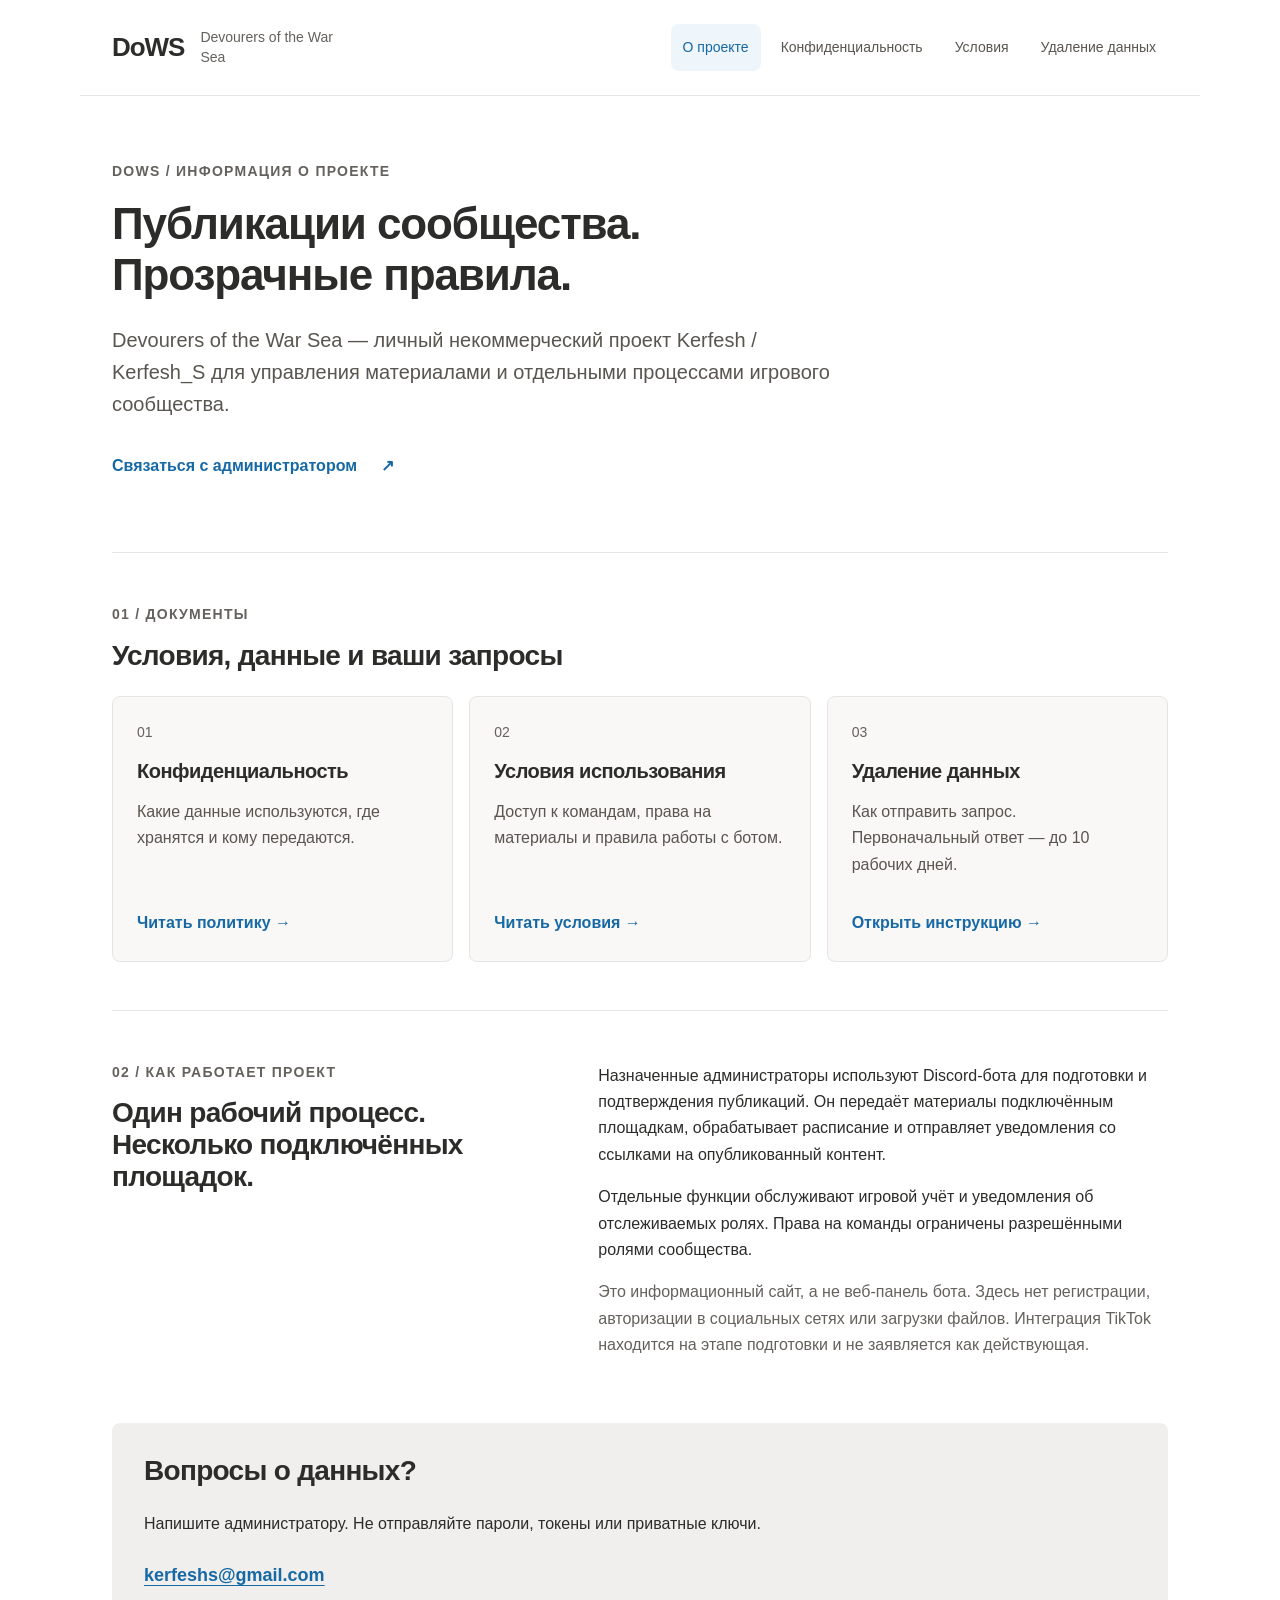
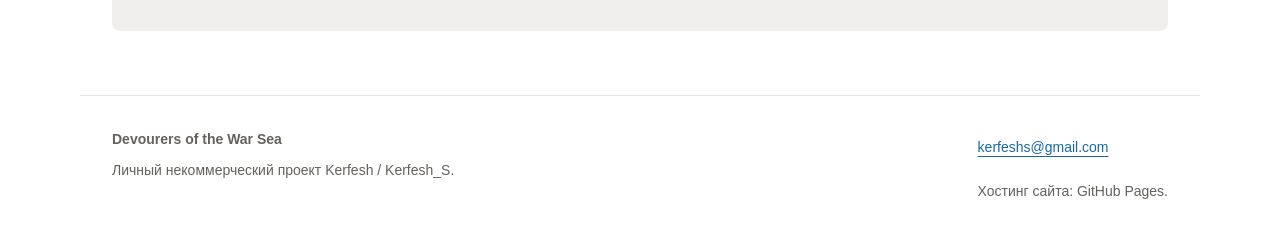
<file: index.html>
<!doctype html>
<html lang="ru"><head><meta charset="utf-8"><meta name="viewport" content="width=device-width,initial-scale=1"><title>Devourers of the War Sea — DoWS</title><meta name="description" content="Личный проект Devourers of the War Sea: назначение, правила использования, конфиденциальность и удаление данных."><link rel="stylesheet" href="styles.css"></head><body><a class="skip" href="#main">Перейти к содержимому</a><header class="header"><a class="brand" href="index.html" aria-label="DoWS — главная">DoWS<span>Devourers of the War Sea</span></a><nav aria-label="Основная навигация"><a href="index.html" aria-current="page">О проекте</a><a href="privacy.html">Конфиденциальность</a><a href="terms.html">Условия</a><a href="deletion.html">Удаление данных</a></nav></header><main id="main" class="home">
<section class="hero"><div class="eyebrow">DoWS / Информация о проекте</div><h1>Публикации сообщества.<br>Прозрачные правила.</h1><p class="lead">Devourers of the War Sea — личный некоммерческий проект Kerfesh / Kerfesh_S для управления материалами и отдельными процессами игрового сообщества.</p><a class="contact" href="mailto:kerfeshs@gmail.com">Связаться с администратором <span aria-hidden="true">↗</span></a></section>
<section class="section" aria-labelledby="docs-heading"><div class="section-heading"><span class="eyebrow">01 / Документы</span><h2 id="docs-heading">Условия, данные и ваши запросы</h2></div><div class="docs-grid">
<a class="doc-card" href="privacy.html"><span class="card-number">01</span><h3>Конфиденциальность</h3><p>Какие данные используются, где хранятся и кому передаются.</p><span class="card-link">Читать политику →</span></a>
<a class="doc-card" href="terms.html"><span class="card-number">02</span><h3>Условия использования</h3><p>Доступ к командам, права на материалы и правила работы с ботом.</p><span class="card-link">Читать условия →</span></a>
<a class="doc-card" href="deletion.html"><span class="card-number">03</span><h3>Удаление данных</h3><p>Как отправить запрос. Первоначальный ответ — до 10 рабочих дней.</p><span class="card-link">Открыть инструкцию →</span></a></div></section>
<section class="section overview" aria-labelledby="work-heading"><div class="section-heading"><span class="eyebrow">02 / Как работает проект</span><h2 id="work-heading">Один рабочий процесс.<br>Несколько подключённых площадок.</h2></div><div class="overview-text"><p>Назначенные администраторы используют Discord-бота для подготовки и подтверждения публикаций. Он передаёт материалы подключённым площадкам, обрабатывает расписание и отправляет уведомления со ссылками на опубликованный контент.</p><p>Отдельные функции обслуживают игровой учёт и уведомления об отслеживаемых ролях. Права на команды ограничены разрешёнными ролями сообщества.</p><p class="muted">Это информационный сайт, а не веб-панель бота. Здесь нет регистрации, авторизации в социальных сетях или загрузки файлов. Интеграция TikTok находится на этапе подготовки и не заявляется как действующая.</p></div></section>
<section class="contact-section"><h2>Вопросы о данных?</h2><p>Напишите администратору. Не отправляйте пароли, токены или приватные ключи.</p><a href="mailto:kerfeshs@gmail.com">kerfeshs@gmail.com</a></section>
</main><footer class="footer"><div><strong>Devourers of the War Sea</strong><p>Личный некоммерческий проект Kerfesh / Kerfesh_S.</p></div><div><a href="mailto:kerfeshs@gmail.com">kerfeshs@gmail.com</a><p>Хостинг сайта: GitHub Pages.</p></div></footer></body></html>
</file>
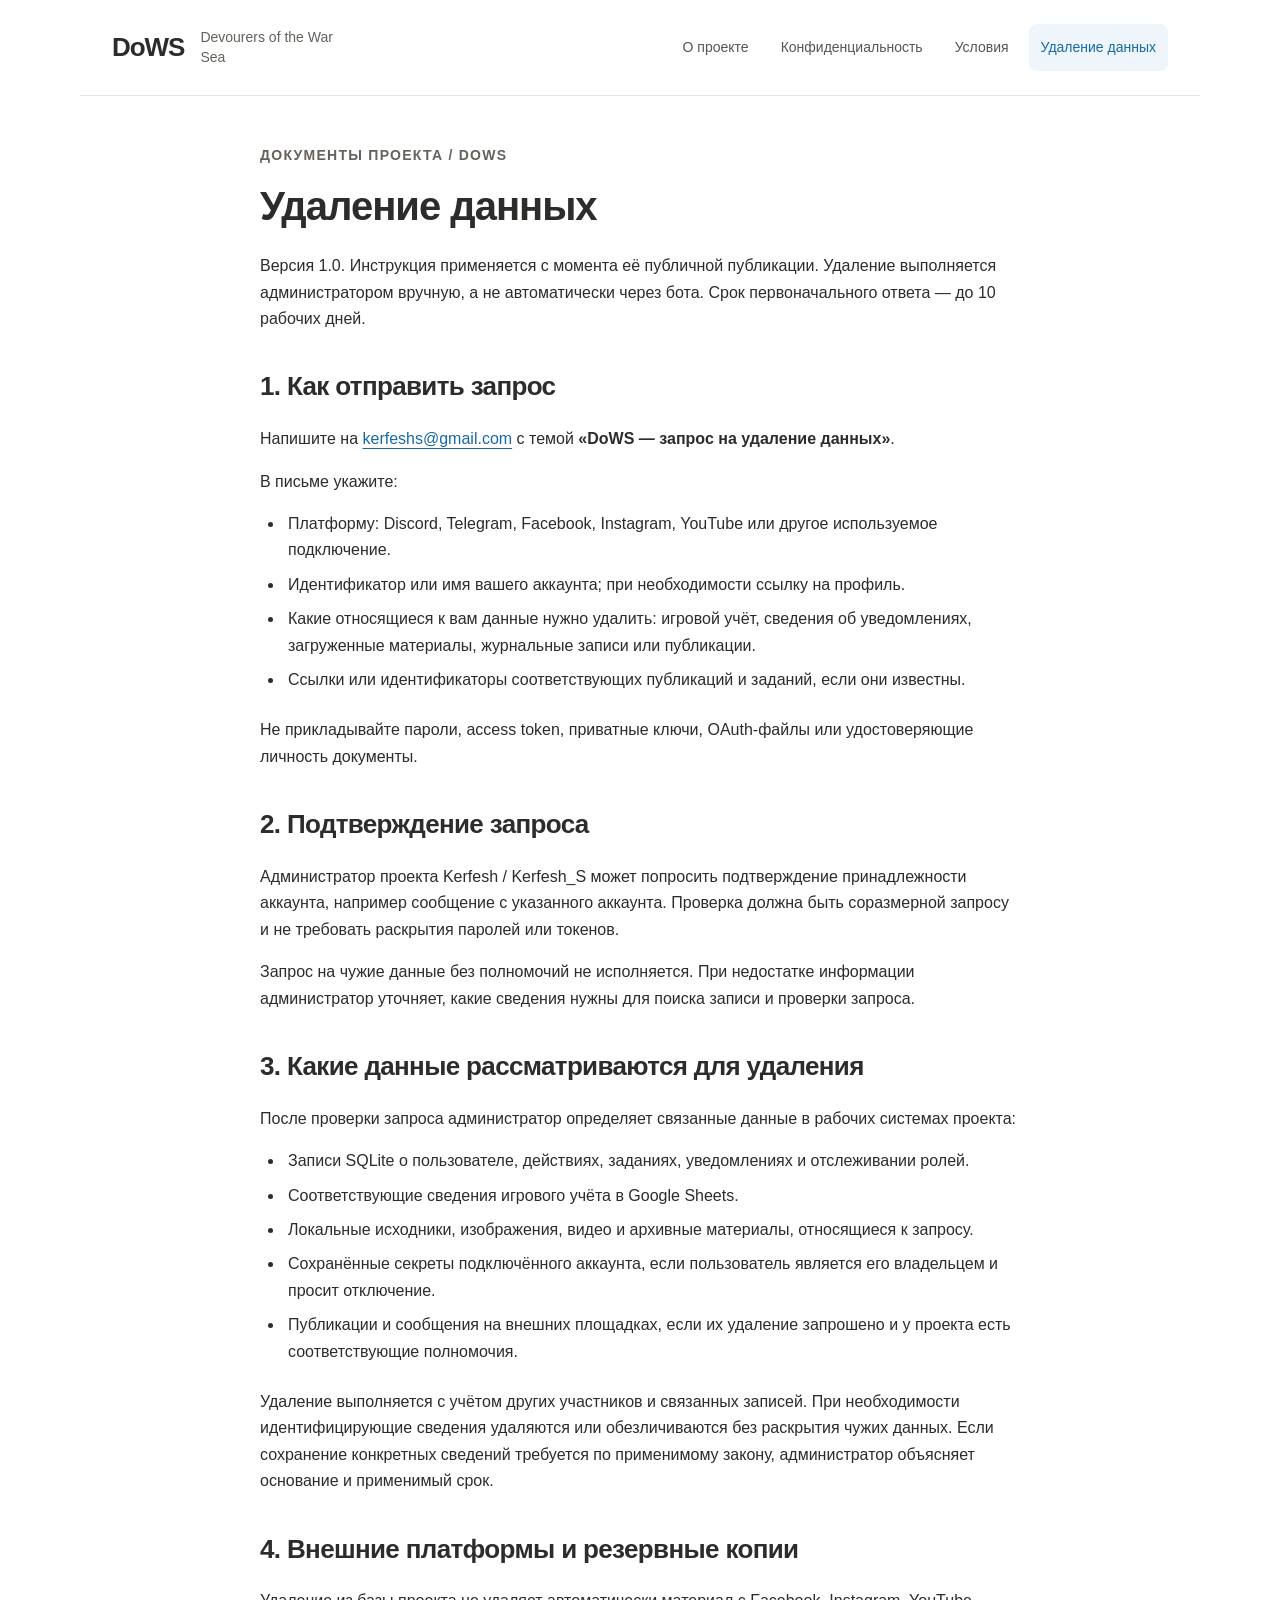
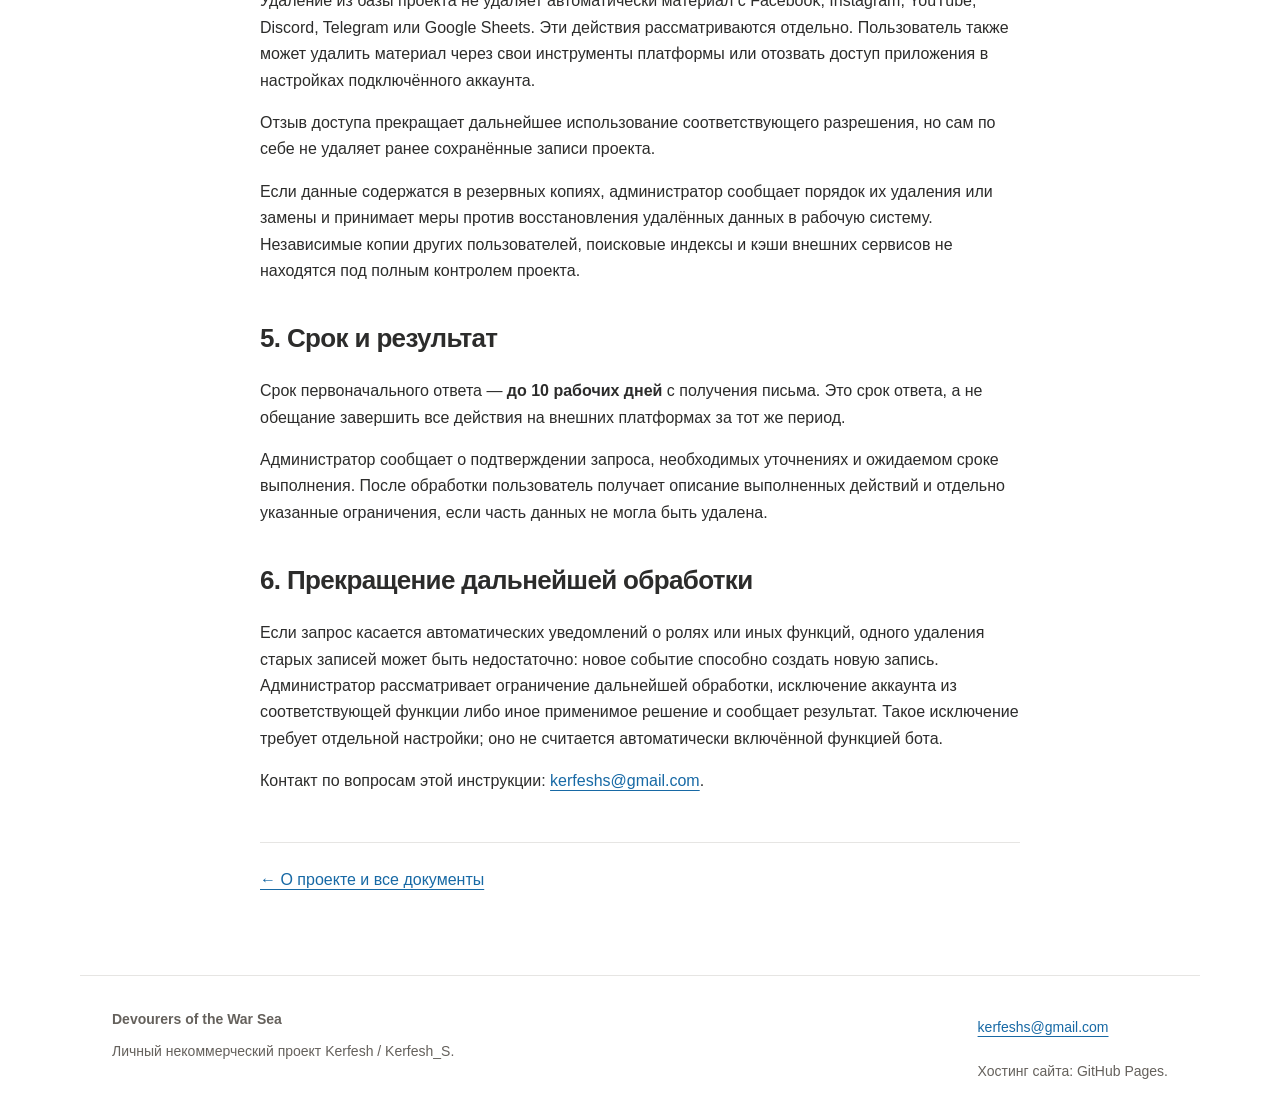
<file: deletion.html>
<!doctype html>
<html lang="ru"><head><meta charset="utf-8"><meta name="viewport" content="width=device-width,initial-scale=1"><title>Удаление данных — DoWS</title><meta name="description" content="Личный проект Devourers of the War Sea: назначение, правила использования, конфиденциальность и удаление данных."><link rel="stylesheet" href="styles.css"></head><body><a class="skip" href="#main">Перейти к содержимому</a><header class="header"><a class="brand" href="index.html" aria-label="DoWS — главная">DoWS<span>Devourers of the War Sea</span></a><nav aria-label="Основная навигация"><a href="index.html">О проекте</a><a href="privacy.html">Конфиденциальность</a><a href="terms.html">Условия</a><a href="deletion.html" aria-current="page">Удаление данных</a></nav></header><main id="main" class="document"><div class="eyebrow">Документы проекта / DoWS</div><h1>Удаление данных</h1><p>Версия 1.0. Инструкция применяется с момента её публичной публикации. Удаление выполняется администратором вручную, а не автоматически через бота. Срок первоначального ответа — до 10 рабочих дней.</p>
<h2 id="section-1">1. Как отправить запрос</h2>
<p>Напишите на <a href="mailto:kerfeshs@gmail.com">kerfeshs@gmail.com</a> с темой <strong>«DoWS — запрос на удаление данных»</strong>.</p>
<p>В письме укажите:</p>
<ul><li>Платформу: Discord, Telegram, Facebook, Instagram, YouTube или другое используемое подключение.</li><li>Идентификатор или имя вашего аккаунта; при необходимости ссылку на профиль.</li><li>Какие относящиеся к вам данные нужно удалить: игровой учёт, сведения об уведомлениях, загруженные материалы, журнальные записи или публикации.</li><li>Ссылки или идентификаторы соответствующих публикаций и заданий, если они известны.</li></ul>
<p>Не прикладывайте пароли, access token, приватные ключи, OAuth-файлы или удостоверяющие личность документы.</p>
<h2 id="section-2">2. Подтверждение запроса</h2>
<p>Администратор проекта Kerfesh / Kerfesh_S может попросить подтверждение принадлежности аккаунта, например сообщение с указанного аккаунта. Проверка должна быть соразмерной запросу и не требовать раскрытия паролей или токенов.</p>
<p>Запрос на чужие данные без полномочий не исполняется. При недостатке информации администратор уточняет, какие сведения нужны для поиска записи и проверки запроса.</p>
<h2 id="section-3">3. Какие данные рассматриваются для удаления</h2>
<p>После проверки запроса администратор определяет связанные данные в рабочих системах проекта:</p>
<ul><li>Записи SQLite о пользователе, действиях, заданиях, уведомлениях и отслеживании ролей.</li><li>Соответствующие сведения игрового учёта в Google Sheets.</li><li>Локальные исходники, изображения, видео и архивные материалы, относящиеся к запросу.</li><li>Сохранённые секреты подключённого аккаунта, если пользователь является его владельцем и просит отключение.</li><li>Публикации и сообщения на внешних площадках, если их удаление запрошено и у проекта есть соответствующие полномочия.</li></ul>
<p>Удаление выполняется с учётом других участников и связанных записей. При необходимости идентифицирующие сведения удаляются или обезличиваются без раскрытия чужих данных. Если сохранение конкретных сведений требуется по применимому закону, администратор объясняет основание и применимый срок.</p>
<h2 id="section-4">4. Внешние платформы и резервные копии</h2>
<p>Удаление из базы проекта не удаляет автоматически материал с Facebook, Instagram, YouTube, Discord, Telegram или Google Sheets. Эти действия рассматриваются отдельно. Пользователь также может удалить материал через свои инструменты платформы или отозвать доступ приложения в настройках подключённого аккаунта.</p>
<p>Отзыв доступа прекращает дальнейшее использование соответствующего разрешения, но сам по себе не удаляет ранее сохранённые записи проекта.</p>
<p>Если данные содержатся в резервных копиях, администратор сообщает порядок их удаления или замены и принимает меры против восстановления удалённых данных в рабочую систему. Независимые копии других пользователей, поисковые индексы и кэши внешних сервисов не находятся под полным контролем проекта.</p>
<h2 id="section-5">5. Срок и результат</h2>
<p>Срок первоначального ответа — <strong>до 10 рабочих дней</strong> с получения письма. Это срок ответа, а не обещание завершить все действия на внешних платформах за тот же период.</p>
<p>Администратор сообщает о подтверждении запроса, необходимых уточнениях и ожидаемом сроке выполнения. После обработки пользователь получает описание выполненных действий и отдельно указанные ограничения, если часть данных не могла быть удалена.</p>
<h2 id="section-6">6. Прекращение дальнейшей обработки</h2>
<p>Если запрос касается автоматических уведомлений о ролях или иных функций, одного удаления старых записей может быть недостаточно: новое событие способно создать новую запись. Администратор рассматривает ограничение дальнейшей обработки, исключение аккаунта из соответствующей функции либо иное применимое решение и сообщает результат. Такое исключение требует отдельной настройки; оно не считается автоматически включённой функцией бота.</p>
<p>Контакт по вопросам этой инструкции: <a href="mailto:kerfeshs@gmail.com">kerfeshs@gmail.com</a>.</p><div class="document-end"><a href="index.html">← О проекте и все документы</a></div></main><footer class="footer"><div><strong>Devourers of the War Sea</strong><p>Личный некоммерческий проект Kerfesh / Kerfesh_S.</p></div><div><a href="mailto:kerfeshs@gmail.com">kerfeshs@gmail.com</a><p>Хостинг сайта: GitHub Pages.</p></div></footer></body></html>
</file>
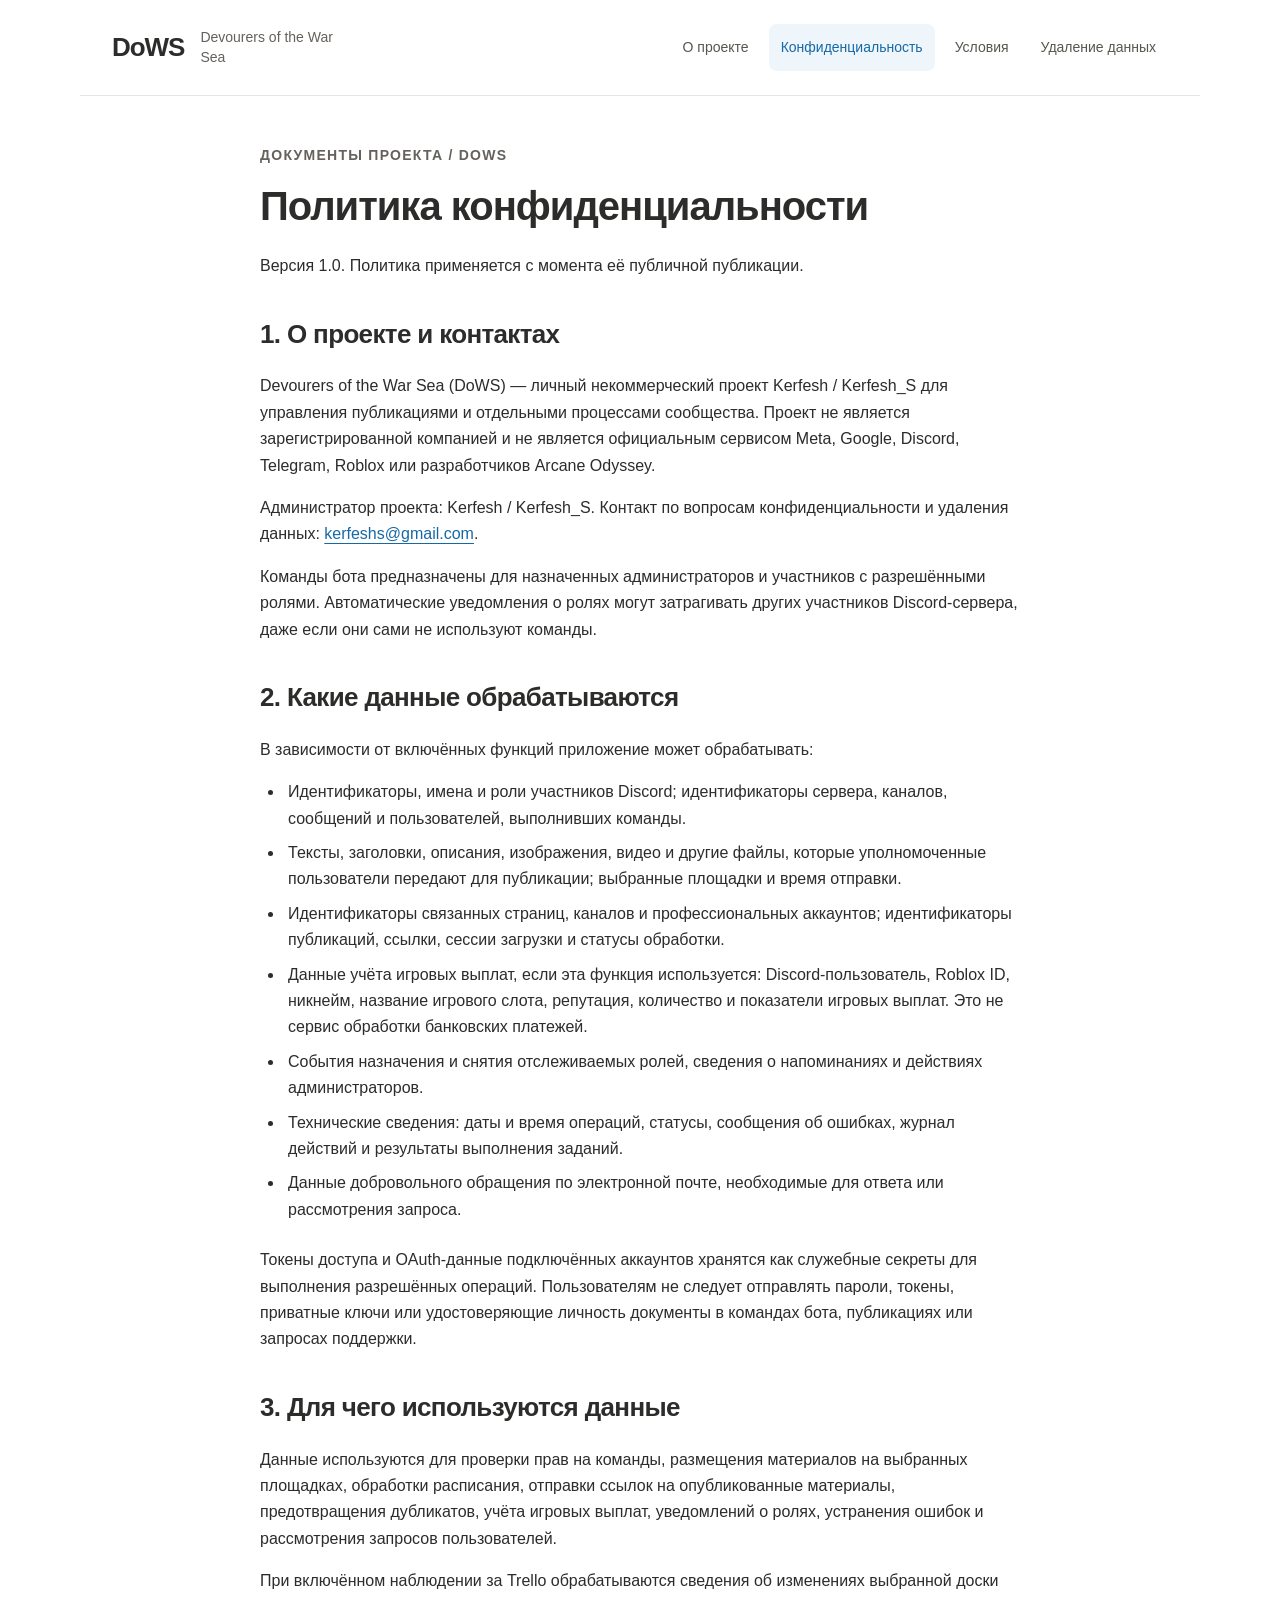
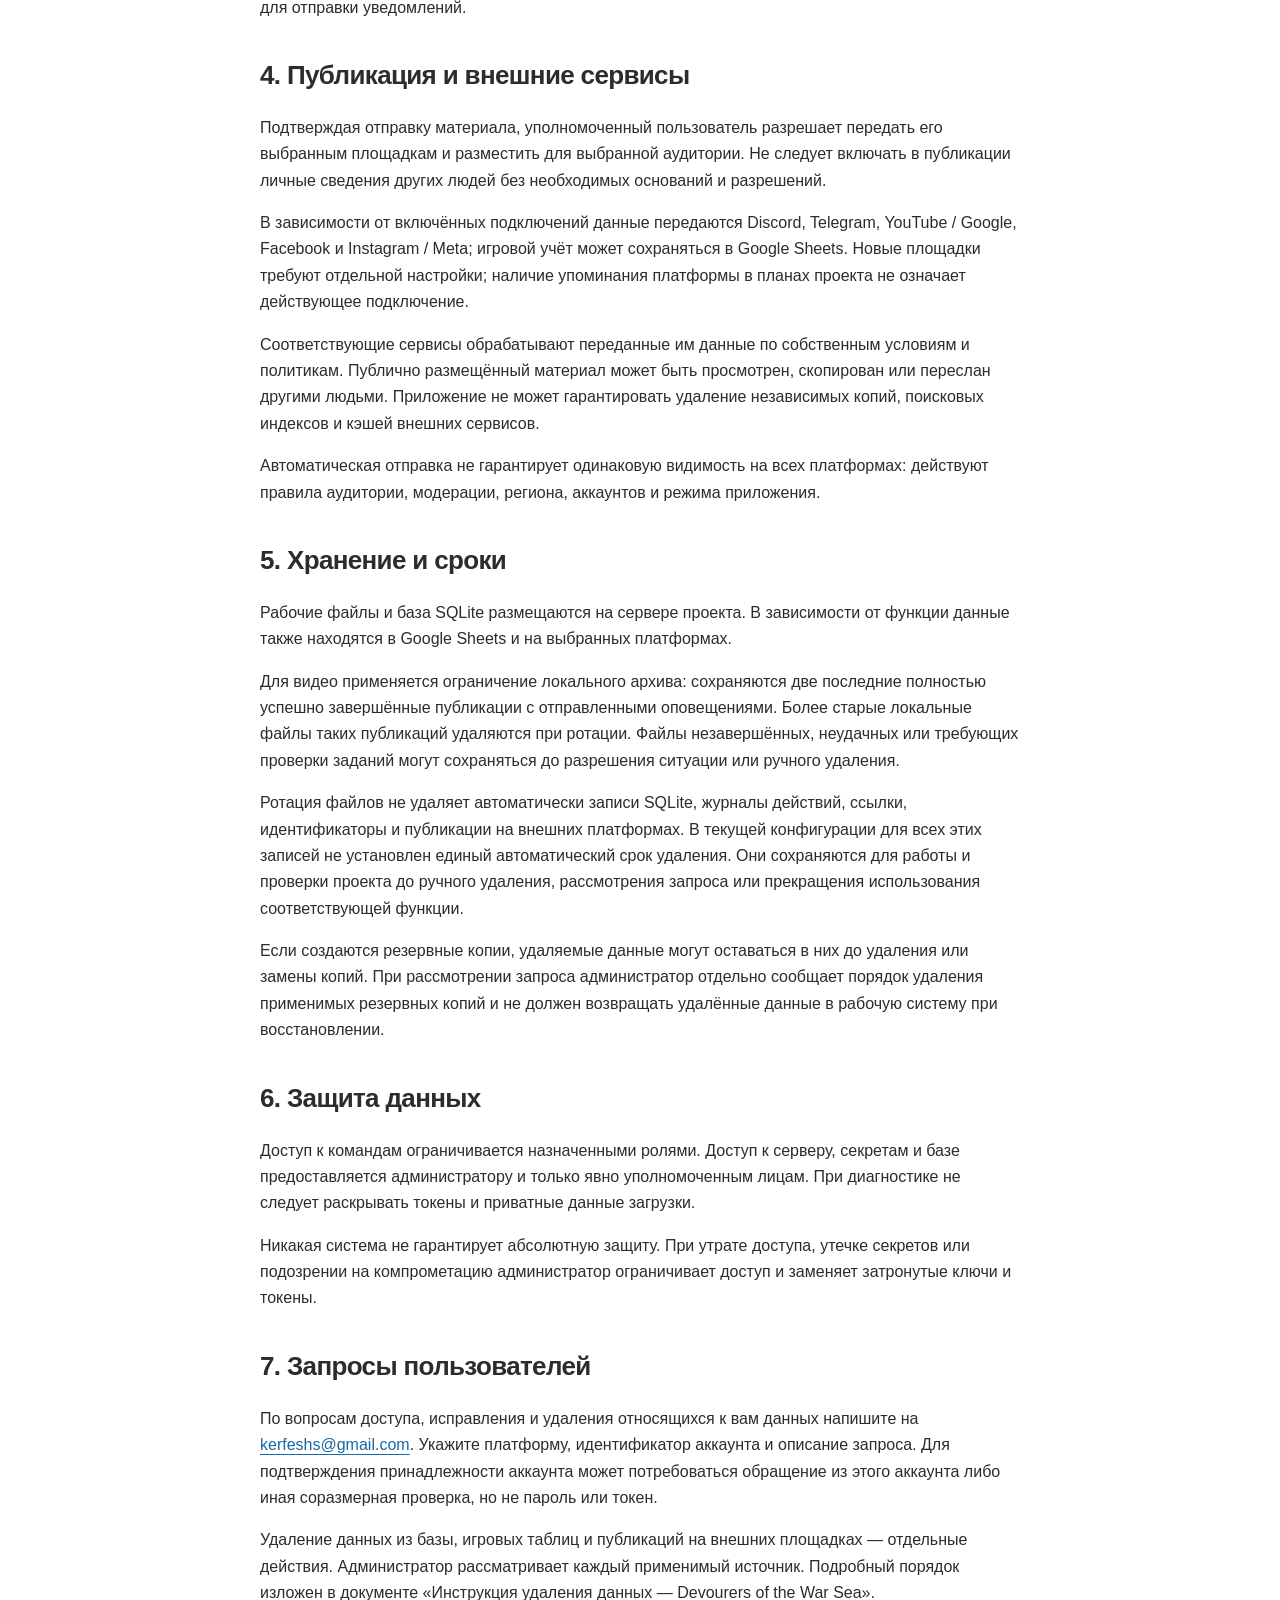
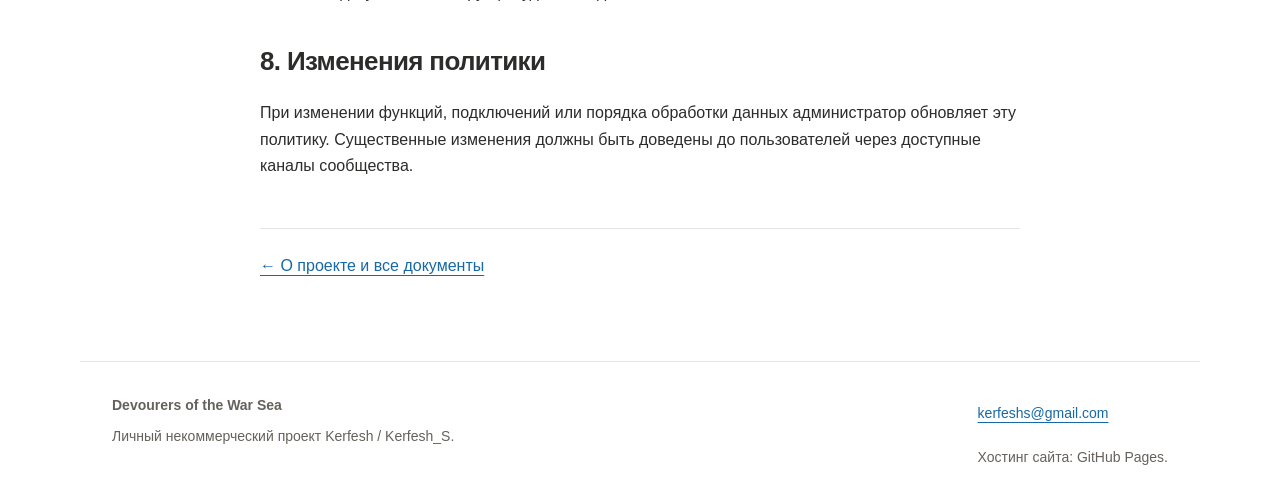
<file: privacy.html>
<!doctype html>
<html lang="ru"><head><meta charset="utf-8"><meta name="viewport" content="width=device-width,initial-scale=1"><title>Политика конфиденциальности — DoWS</title><meta name="description" content="Личный проект Devourers of the War Sea: назначение, правила использования, конфиденциальность и удаление данных."><link rel="stylesheet" href="styles.css"></head><body><a class="skip" href="#main">Перейти к содержимому</a><header class="header"><a class="brand" href="index.html" aria-label="DoWS — главная">DoWS<span>Devourers of the War Sea</span></a><nav aria-label="Основная навигация"><a href="index.html">О проекте</a><a href="privacy.html" aria-current="page">Конфиденциальность</a><a href="terms.html">Условия</a><a href="deletion.html">Удаление данных</a></nav></header><main id="main" class="document"><div class="eyebrow">Документы проекта / DoWS</div><h1>Политика конфиденциальности</h1><p>Версия 1.0. Политика применяется с момента её публичной публикации.</p>
<h2 id="section-1">1. О проекте и контактах</h2>
<p>Devourers of the War Sea (DoWS) — личный некоммерческий проект Kerfesh / Kerfesh_S для управления публикациями и отдельными процессами сообщества. Проект не является зарегистрированной компанией и не является официальным сервисом Meta, Google, Discord, Telegram, Roblox или разработчиков Arcane Odyssey.</p>
<p>Администратор проекта: Kerfesh / Kerfesh_S. Контакт по вопросам конфиденциальности и удаления данных: <a href="mailto:kerfeshs@gmail.com">kerfeshs@gmail.com</a>.</p>
<p>Команды бота предназначены для назначенных администраторов и участников с разрешёнными ролями. Автоматические уведомления о ролях могут затрагивать других участников Discord-сервера, даже если они сами не используют команды.</p>
<h2 id="section-2">2. Какие данные обрабатываются</h2>
<p>В зависимости от включённых функций приложение может обрабатывать:</p>
<ul><li>Идентификаторы, имена и роли участников Discord; идентификаторы сервера, каналов, сообщений и пользователей, выполнивших команды.</li><li>Тексты, заголовки, описания, изображения, видео и другие файлы, которые уполномоченные пользователи передают для публикации; выбранные площадки и время отправки.</li><li>Идентификаторы связанных страниц, каналов и профессиональных аккаунтов; идентификаторы публикаций, ссылки, сессии загрузки и статусы обработки.</li><li>Данные учёта игровых выплат, если эта функция используется: Discord-пользователь, Roblox ID, никнейм, название игрового слота, репутация, количество и показатели игровых выплат. Это не сервис обработки банковских платежей.</li><li>События назначения и снятия отслеживаемых ролей, сведения о напоминаниях и действиях администраторов.</li><li>Технические сведения: даты и время операций, статусы, сообщения об ошибках, журнал действий и результаты выполнения заданий.</li><li>Данные добровольного обращения по электронной почте, необходимые для ответа или рассмотрения запроса.</li></ul>
<p>Токены доступа и OAuth-данные подключённых аккаунтов хранятся как служебные секреты для выполнения разрешённых операций. Пользователям не следует отправлять пароли, токены, приватные ключи или удостоверяющие личность документы в командах бота, публикациях или запросах поддержки.</p>
<h2 id="section-3">3. Для чего используются данные</h2>
<p>Данные используются для проверки прав на команды, размещения материалов на выбранных площадках, обработки расписания, отправки ссылок на опубликованные материалы, предотвращения дубликатов, учёта игровых выплат, уведомлений о ролях, устранения ошибок и рассмотрения запросов пользователей.</p>
<p>При включённом наблюдении за Trello обрабатываются сведения об изменениях выбранной доски для отправки уведомлений.</p>
<h2 id="section-4">4. Публикация и внешние сервисы</h2>
<p>Подтверждая отправку материала, уполномоченный пользователь разрешает передать его выбранным площадкам и разместить для выбранной аудитории. Не следует включать в публикации личные сведения других людей без необходимых оснований и разрешений.</p>
<p>В зависимости от включённых подключений данные передаются Discord, Telegram, YouTube / Google, Facebook и Instagram / Meta; игровой учёт может сохраняться в Google Sheets. Новые площадки требуют отдельной настройки; наличие упоминания платформы в планах проекта не означает действующее подключение.</p>
<p>Соответствующие сервисы обрабатывают переданные им данные по собственным условиям и политикам. Публично размещённый материал может быть просмотрен, скопирован или переслан другими людьми. Приложение не может гарантировать удаление независимых копий, поисковых индексов и кэшей внешних сервисов.</p>
<p>Автоматическая отправка не гарантирует одинаковую видимость на всех платформах: действуют правила аудитории, модерации, региона, аккаунтов и режима приложения.</p>
<h2 id="section-5">5. Хранение и сроки</h2>
<p>Рабочие файлы и база SQLite размещаются на сервере проекта. В зависимости от функции данные также находятся в Google Sheets и на выбранных платформах.</p>
<p>Для видео применяется ограничение локального архива: сохраняются две последние полностью успешно завершённые публикации с отправленными оповещениями. Более старые локальные файлы таких публикаций удаляются при ротации. Файлы незавершённых, неудачных или требующих проверки заданий могут сохраняться до разрешения ситуации или ручного удаления.</p>
<p>Ротация файлов не удаляет автоматически записи SQLite, журналы действий, ссылки, идентификаторы и публикации на внешних платформах. В текущей конфигурации для всех этих записей не установлен единый автоматический срок удаления. Они сохраняются для работы и проверки проекта до ручного удаления, рассмотрения запроса или прекращения использования соответствующей функции.</p>
<p>Если создаются резервные копии, удаляемые данные могут оставаться в них до удаления или замены копий. При рассмотрении запроса администратор отдельно сообщает порядок удаления применимых резервных копий и не должен возвращать удалённые данные в рабочую систему при восстановлении.</p>
<h2 id="section-6">6. Защита данных</h2>
<p>Доступ к командам ограничивается назначенными ролями. Доступ к серверу, секретам и базе предоставляется администратору и только явно уполномоченным лицам. При диагностике не следует раскрывать токены и приватные данные загрузки.</p>
<p>Никакая система не гарантирует абсолютную защиту. При утрате доступа, утечке секретов или подозрении на компрометацию администратор ограничивает доступ и заменяет затронутые ключи и токены.</p>
<h2 id="section-7">7. Запросы пользователей</h2>
<p>По вопросам доступа, исправления и удаления относящихся к вам данных напишите на <a href="mailto:kerfeshs@gmail.com">kerfeshs@gmail.com</a>. Укажите платформу, идентификатор аккаунта и описание запроса. Для подтверждения принадлежности аккаунта может потребоваться обращение из этого аккаунта либо иная соразмерная проверка, но не пароль или токен.</p>
<p>Удаление данных из базы, игровых таблиц и публикаций на внешних площадках — отдельные действия. Администратор рассматривает каждый применимый источник. Подробный порядок изложен в документе «Инструкция удаления данных — Devourers of the War Sea».</p>
<h2 id="section-8">8. Изменения политики</h2>
<p>При изменении функций, подключений или порядка обработки данных администратор обновляет эту политику. Существенные изменения должны быть доведены до пользователей через доступные каналы сообщества.</p><div class="document-end"><a href="index.html">← О проекте и все документы</a></div></main><footer class="footer"><div><strong>Devourers of the War Sea</strong><p>Личный некоммерческий проект Kerfesh / Kerfesh_S.</p></div><div><a href="mailto:kerfeshs@gmail.com">kerfeshs@gmail.com</a><p>Хостинг сайта: GitHub Pages.</p></div></footer></body></html>
</file>
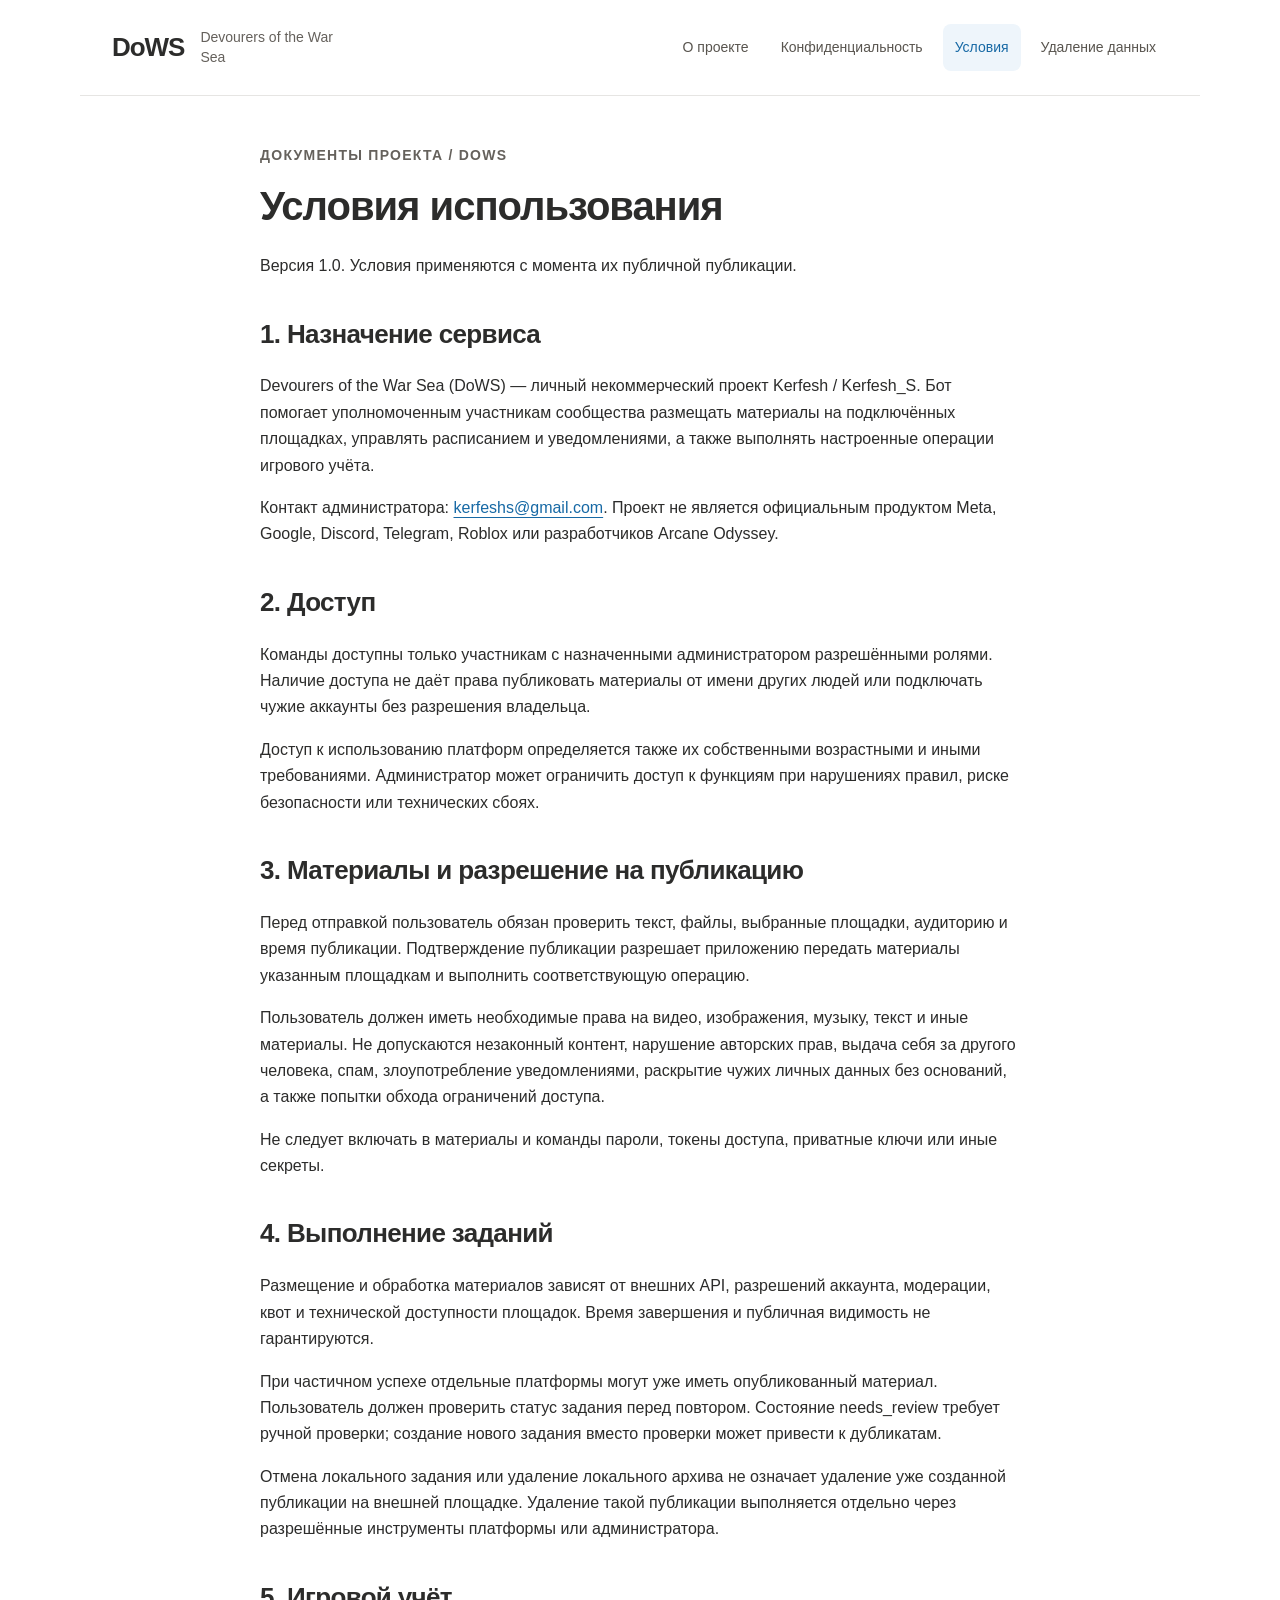
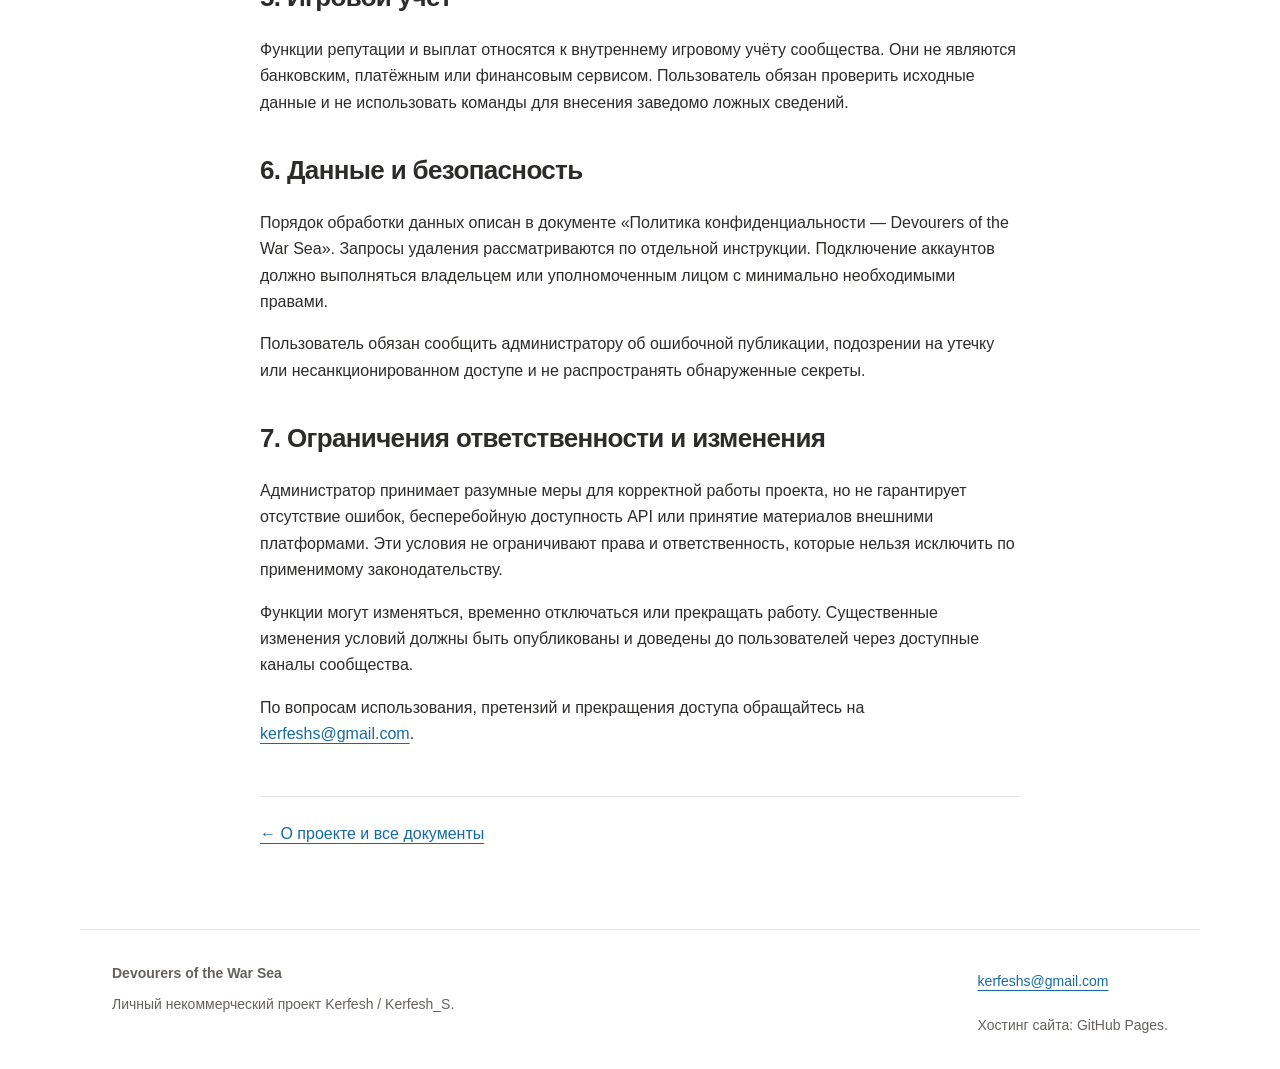
<file: terms.html>
<!doctype html>
<html lang="ru"><head><meta charset="utf-8"><meta name="viewport" content="width=device-width,initial-scale=1"><title>Условия использования — DoWS</title><meta name="description" content="Личный проект Devourers of the War Sea: назначение, правила использования, конфиденциальность и удаление данных."><link rel="stylesheet" href="styles.css"></head><body><a class="skip" href="#main">Перейти к содержимому</a><header class="header"><a class="brand" href="index.html" aria-label="DoWS — главная">DoWS<span>Devourers of the War Sea</span></a><nav aria-label="Основная навигация"><a href="index.html">О проекте</a><a href="privacy.html">Конфиденциальность</a><a href="terms.html" aria-current="page">Условия</a><a href="deletion.html">Удаление данных</a></nav></header><main id="main" class="document"><div class="eyebrow">Документы проекта / DoWS</div><h1>Условия использования</h1><p>Версия 1.0. Условия применяются с момента их публичной публикации.</p>
<h2 id="section-1">1. Назначение сервиса</h2>
<p>Devourers of the War Sea (DoWS) — личный некоммерческий проект Kerfesh / Kerfesh_S. Бот помогает уполномоченным участникам сообщества размещать материалы на подключённых площадках, управлять расписанием и уведомлениями, а также выполнять настроенные операции игрового учёта.</p>
<p>Контакт администратора: <a href="mailto:kerfeshs@gmail.com">kerfeshs@gmail.com</a>. Проект не является официальным продуктом Meta, Google, Discord, Telegram, Roblox или разработчиков Arcane Odyssey.</p>
<h2 id="section-2">2. Доступ</h2>
<p>Команды доступны только участникам с назначенными администратором разрешёнными ролями. Наличие доступа не даёт права публиковать материалы от имени других людей или подключать чужие аккаунты без разрешения владельца.</p>
<p>Доступ к использованию платформ определяется также их собственными возрастными и иными требованиями. Администратор может ограничить доступ к функциям при нарушениях правил, риске безопасности или технических сбоях.</p>
<h2 id="section-3">3. Материалы и разрешение на публикацию</h2>
<p>Перед отправкой пользователь обязан проверить текст, файлы, выбранные площадки, аудиторию и время публикации. Подтверждение публикации разрешает приложению передать материалы указанным площадкам и выполнить соответствующую операцию.</p>
<p>Пользователь должен иметь необходимые права на видео, изображения, музыку, текст и иные материалы. Не допускаются незаконный контент, нарушение авторских прав, выдача себя за другого человека, спам, злоупотребление уведомлениями, раскрытие чужих личных данных без оснований, а также попытки обхода ограничений доступа.</p>
<p>Не следует включать в материалы и команды пароли, токены доступа, приватные ключи или иные секреты.</p>
<h2 id="section-4">4. Выполнение заданий</h2>
<p>Размещение и обработка материалов зависят от внешних API, разрешений аккаунта, модерации, квот и технической доступности площадок. Время завершения и публичная видимость не гарантируются.</p>
<p>При частичном успехе отдельные платформы могут уже иметь опубликованный материал. Пользователь должен проверить статус задания перед повтором. Состояние needs_review требует ручной проверки; создание нового задания вместо проверки может привести к дубликатам.</p>
<p>Отмена локального задания или удаление локального архива не означает удаление уже созданной публикации на внешней площадке. Удаление такой публикации выполняется отдельно через разрешённые инструменты платформы или администратора.</p>
<h2 id="section-5">5. Игровой учёт</h2>
<p>Функции репутации и выплат относятся к внутреннему игровому учёту сообщества. Они не являются банковским, платёжным или финансовым сервисом. Пользователь обязан проверить исходные данные и не использовать команды для внесения заведомо ложных сведений.</p>
<h2 id="section-6">6. Данные и безопасность</h2>
<p>Порядок обработки данных описан в документе «Политика конфиденциальности — Devourers of the War Sea». Запросы удаления рассматриваются по отдельной инструкции. Подключение аккаунтов должно выполняться владельцем или уполномоченным лицом с минимально необходимыми правами.</p>
<p>Пользователь обязан сообщить администратору об ошибочной публикации, подозрении на утечку или несанкционированном доступе и не распространять обнаруженные секреты.</p>
<h2 id="section-7">7. Ограничения ответственности и изменения</h2>
<p>Администратор принимает разумные меры для корректной работы проекта, но не гарантирует отсутствие ошибок, бесперебойную доступность API или принятие материалов внешними платформами. Эти условия не ограничивают права и ответственность, которые нельзя исключить по применимому законодательству.</p>
<p>Функции могут изменяться, временно отключаться или прекращать работу. Существенные изменения условий должны быть опубликованы и доведены до пользователей через доступные каналы сообщества.</p>
<p>По вопросам использования, претензий и прекращения доступа обращайтесь на <a href="mailto:kerfeshs@gmail.com">kerfeshs@gmail.com</a>.</p><div class="document-end"><a href="index.html">← О проекте и все документы</a></div></main><footer class="footer"><div><strong>Devourers of the War Sea</strong><p>Личный некоммерческий проект Kerfesh / Kerfesh_S.</p></div><div><a href="mailto:kerfeshs@gmail.com">kerfeshs@gmail.com</a><p>Хостинг сайта: GitHub Pages.</p></div></footer></body></html>
</file>
<file: styles.css>
*{box-sizing:border-box}html{scroll-behavior:smooth}body{margin:0;background:#fff;color:#2c2c2b;font:16px/1.65 -apple-system,BlinkMacSystemFont,"Segoe UI",Arial,sans-serif}a{color:#1769a5;text-underline-offset:4px}a:focus-visible{outline:3px solid #2783de;outline-offset:5px;border-radius:4px}p{margin:0 0 16px}h1,h2,h3{line-height:1.15;letter-spacing:-.025em}h1{font-size:44px;margin:16px 0 24px;overflow-wrap:anywhere}h2{font-size:28px;margin:12px 0 24px}h3{font-size:20px;margin:16px 0}strong{font-weight:650}.skip{position:absolute;top:8px;left:8px;transform:translateY(-160%);background:#fff;padding:12px;z-index:2}.skip:focus{transform:none}.header{max-width:1120px;margin:auto;padding:24px 32px;display:flex;align-items:center;justify-content:space-between;gap:24px;border-bottom:1px solid #e6e5e3}.brand{color:inherit;text-decoration:none;font-size:26px;font-weight:750;letter-spacing:-.04em;display:flex;gap:16px;align-items:center}.brand span{font-size:14px;line-height:1.4;font-weight:500;letter-spacing:0;max-width:140px;color:#65615c}.header nav{display:flex;gap:8px;flex-wrap:wrap}.header nav a{color:#59554f;text-decoration:none;padding:12px;font-size:14px}.header nav a[aria-current]{color:#1769a5;background:#eef5fb;border-radius:8px}.home{max-width:1120px;margin:auto;padding:0 32px}.hero{padding:64px 0;max-width:820px}.eyebrow{font-size:14px;text-transform:uppercase;letter-spacing:.09em;font-weight:650;color:#65615c}.lead{font-size:20px;line-height:1.6;max-width:720px;color:#59554f}.contact{display:inline-flex;align-items:center;gap:24px;min-height:44px;text-decoration:none;font-weight:600;margin-top:8px}.section{border-top:1px solid #e6e5e3;padding:48px 0}.section-heading{margin-bottom:24px}.docs-grid{display:grid;grid-template-columns:repeat(3,1fr);gap:16px}.doc-card{display:flex;flex-direction:column;padding:24px;border:1px solid #e6e5e3;border-radius:8px;text-decoration:none;color:inherit;background:#f9f8f7}.doc-card:hover{border-color:#2783de;background:#eef5fb}.doc-card p{color:#59554f}.card-number{color:#65615c;font-size:14px}.card-link{color:#1769a5;font-weight:600;margin-top:auto;padding-top:16px}.overview{display:grid;grid-template-columns:1fr 1.3fr;gap:48px}.overview-text{padding-top:4px}.muted{color:#65615c}.contact-section{padding:32px;background:#f0efed;border-radius:8px;margin-bottom:64px}.contact-section h2{margin-top:0}.contact-section a{font-size:18px;font-weight:600;display:inline-block;padding:8px 0;min-height:44px}.footer{max-width:1120px;margin:auto;border-top:1px solid #e6e5e3;padding:32px;display:flex;justify-content:space-between;gap:32px;font-size:14px;color:#65615c}.footer p{margin:8px 0 0}.footer a{display:inline-block;min-height:44px;padding-top:8px}.document{max-width:824px;padding:48px 32px 64px;margin:auto}.document h1{font-size:40px}.document h2{font-size:26px;margin-top:40px}.document p,.document li{overflow-wrap:anywhere}.document ul{padding-left:24px;margin:16px 0 24px}.document li{padding-left:4px;margin:8px 0}.document-end{margin-top:48px;border-top:1px solid #e6e5e3;padding-top:24px}.document-end a{display:inline-block;min-height:44px}code{font:14px/1.5 Consolas,monospace;background:#f0efed;border-radius:4px;padding:2px 5px}hr{border:0;border-top:1px solid #e6e5e3;margin:32px 0}@media(max-width:760px){.header{padding:16px 20px;display:block}.brand span{font-size:14px;max-width:180px}.header nav{margin-top:16px;gap:0}.header nav a{padding:10px 8px;min-height:44px}.home{padding:0 20px}.hero{padding:40px 0}.hero h1{font-size:34px}.lead{font-size:18px}.section{padding:32px 0}.docs-grid{grid-template-columns:1fr}.overview{grid-template-columns:1fr;gap:8px}.contact-section{padding:24px;margin-bottom:40px}.footer{padding:24px 20px;display:block}.footer>div+div{margin-top:24px}.document{padding:32px 20px 48px}.document h1{font-size:32px}.document h2{font-size:24px}h2{font-size:26px}}@media(prefers-color-scheme:dark){body{background:#191919;color:#fff}.header,.footer,.section,.document-end,hr{border-color:#4b4b48}.brand span,.eyebrow,.muted,.lead,.doc-card p,.card-number,.footer,.header nav a{color:#bdbbb5}a,.card-link,.header nav a[aria-current]{color:#8ec3ff}.header nav a[aria-current]{background:#243244}.doc-card{background:#202020;border-color:#4b4b48}.doc-card:hover{background:#243244;border-color:#8ec3ff}.contact-section,code{background:#202020}.skip{background:#191919}}@media(prefers-reduced-motion:reduce){html{scroll-behavior:auto}}
</file>
